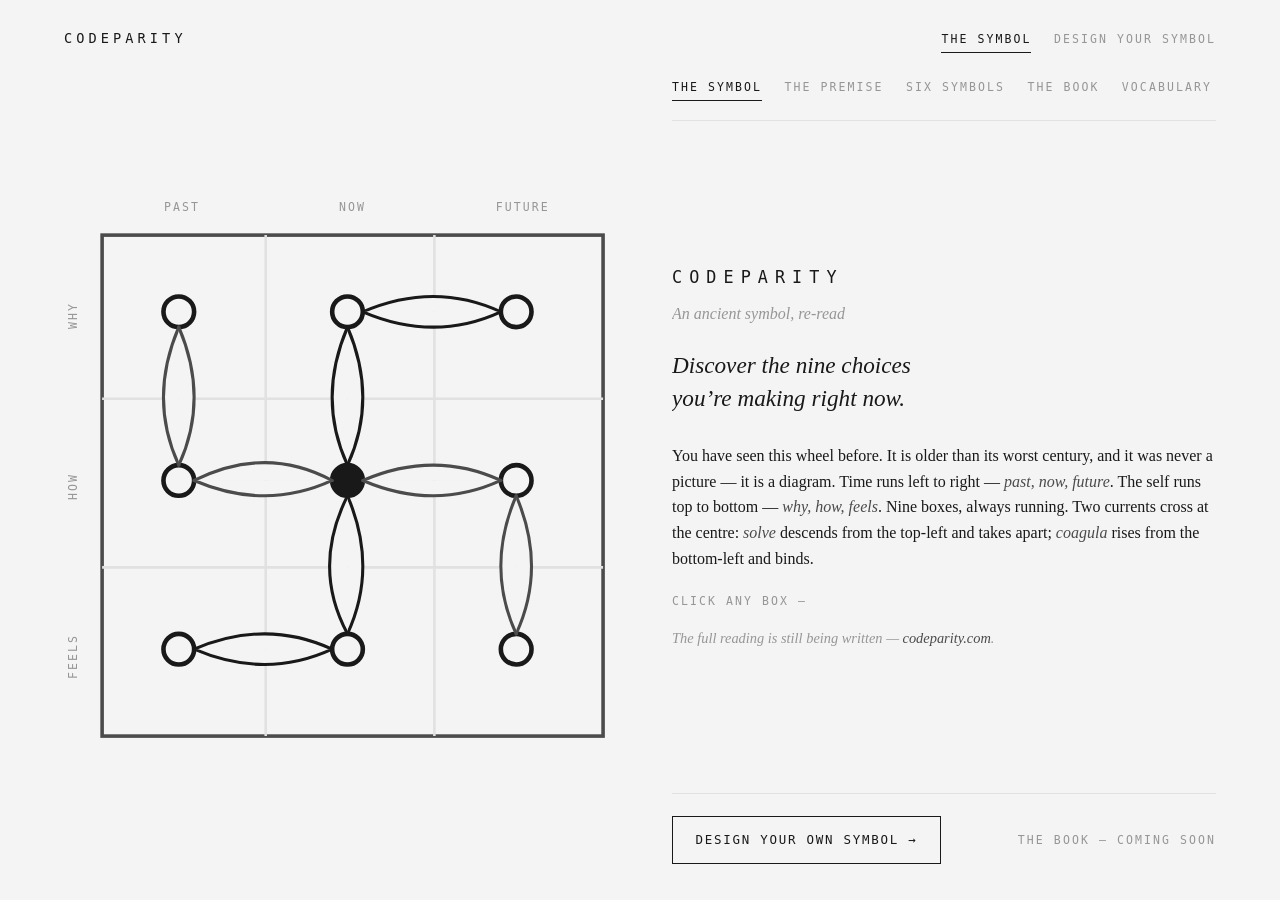
<file: index.html>
<!doctype html>
<html lang="en">
<head>
<meta charset="utf-8">
<meta name="viewport" content="width=device-width, initial-scale=1">
<!-- Google tag (gtag.js) -->
<script async src="https://www.googletagmanager.com/gtag/js?id=G-97T7PTBHP4"></script>
<script>
  window.dataLayer = window.dataLayer || [];
  function gtag(){dataLayer.push(arguments);}
  gtag('js', new Date());
  gtag('config', 'G-97T7PTBHP4');
</script>
<title>Codeparity — An Ancient Symbol, Re-read</title>
<meta name="description" content="An ancient symbol, re-read: three layers of self, three moments of time. Nine live choices, always running.">
<meta property="og:type" content="website">
<meta property="og:url" content="https://logos.codeparity.com/">
<meta property="og:title" content="Codeparity — an ancient symbol, re-read">
<meta property="og:description" content="Three layers of self, three moments of time. Nine live choices, always running. Older than its worst century.">
<meta property="og:image" content="https://logos.codeparity.com/og.png">
<meta property="og:image:width" content="1200">
<meta property="og:image:height" content="630">
<meta name="twitter:card" content="summary_large_image">
<link rel="icon" href="favicon.svg" type="image/svg+xml">
<link rel="icon" href="favicon.ico" sizes="48x48">
<link rel="apple-touch-icon" href="apple-touch-icon.png">
<link rel="manifest" href="site.webmanifest">
<meta name="theme-color" content="#f4f4f4">
<style>
  /* Grey ramp — codeparity_pallette.gpl */
  :root {
    --g10: #191919;  /* ink        */
    --g30: #4b4b4b;  /* line       */
    --g60: #969696;  /* quiet      */
    --g90: #e1e1e1;  /* structure  */
    --g95: #f4f4f4;  /* paper      */
  }

  * { margin: 0; padding: 0; box-sizing: border-box; }

  html, body { height: 100%; }
  body {
    background: var(--g95);
    color: var(--g10);
    font-family: Georgia, 'Times New Roman', serif;
    line-height: 1.6;
    -webkit-font-smoothing: antialiased;
    overflow: hidden;
    display: flex;
    flex-direction: column;
  }

  .mono {
    font-family: ui-monospace, 'Cascadia Mono', 'JetBrains Mono', Menlo, monospace;
    font-size: 0.72rem;
    letter-spacing: 0.18em;
    text-transform: uppercase;
    color: var(--g60);
  }

  /* ---------- site header ---------- */

  @view-transition { navigation: auto; }
  @media (prefers-reduced-motion: reduce) {
    ::view-transition-group(*),
    ::view-transition-old(*),
    ::view-transition-new(*) { animation: none !important; }
  }

  .site {
    width: 100%;
    max-width: 110rem;
    margin: 0 auto;
    padding: clamp(1.2rem, 3vh, 2rem) clamp(1.5rem, 5vw, 5.5rem) 0;
    display: flex;
    align-items: baseline;
    justify-content: space-between;
    gap: 0.4rem 1.5rem;
    flex-wrap: wrap;
    view-transition-name: site-header;
  }
  .site .brand {
    font-family: ui-monospace, Menlo, monospace;
    font-size: 0.85rem; letter-spacing: 0.3em; text-transform: uppercase;
    color: var(--g10);
    text-decoration: none;
  }
  .site-nav { display: flex; flex-wrap: wrap; gap: 0.4rem 1.4rem; }
  .site-nav a {
    font-family: ui-monospace, Menlo, monospace;
    font-size: 0.72rem; letter-spacing: 0.18em; text-transform: uppercase;
    color: var(--g60);
    text-decoration: none;
    padding: 0.2rem 0;
    border-bottom: 1px solid transparent;
  }
  .site-nav a:hover { color: var(--g10); }
  .site-nav a[aria-current="page"] { color: var(--g10); border-bottom-color: var(--g10); }

  /* ---------- the one screen ---------- */

  .screen {
    flex: 1;
    min-height: 0;
    width: 100%;
    display: grid;
    grid-template-columns: minmax(0, 1fr) minmax(0, 1fr);
    gap: clamp(2rem, 5vw, 6rem);
    padding: clamp(1rem, 2.5vh, 2.5rem) clamp(1.5rem, 5vw, 5.5rem) clamp(1.5rem, 4vh, 3.5rem);
    max-width: 110rem;
    margin: 0 auto;
  }

  /* ---------- left · the symbol ---------- */

  .symbol-side {
    align-self: center;
    justify-self: center;
    width: 100%;
    max-width: min(42rem, 82vh);
    display: grid;
    grid-template-columns: auto minmax(0, 1fr);
    grid-template-rows: auto minmax(0, 1fr);
    gap: 0.9rem;
  }
  .axis-top {
    grid-column: 2;
    display: grid; grid-template-columns: repeat(3, 1fr);
    text-align: center;
  }
  .axis-left {
    grid-row: 2;
    display: grid; grid-template-rows: repeat(3, 1fr);
    align-items: center;
  }
  .axis-left span { writing-mode: vertical-rl; transform: rotate(180deg); text-align: center; }

  .symbol-side svg { grid-column: 2; grid-row: 2; width: 100%; height: auto; display: block; }

  /* logo styling — geometry from logos.svg */
  .logo .frame  { stroke: var(--g90); stroke-width: 0.5; }
  .logo .cube   { fill: none; stroke: var(--g30); stroke-width: 0.7; }
  .logo .points { fill: var(--g95); stroke: var(--g10); stroke-width: 0.9; }
  .logo .flow    { stroke-width: 0.6; stroke-linecap: round; fill: var(--g95); } /* white fill — the flow occludes the layers beneath */
  .logo .coagula { stroke: var(--g10); } /* binds — rises bottom-left → top-right */
  .logo .solve   { stroke: var(--g30); } /* takes apart — descends top-left → bottom-right */
  .logo .neutral { fill: var(--g10); }
  .logo .points circle.lit { fill: var(--g10); }

  .logo .cells rect { fill: transparent; cursor: pointer; outline: none; }
  .logo .cells rect:hover,
  .logo .cells rect:focus-visible,
  .logo .cells rect.on { fill: var(--g90); mix-blend-mode: multiply; }

  /* the symbol assembles from the Neutral Now outward:
     centre point → inner arms → mid points → outer arms → corner points.
     .rev flips the draw direction on paths authored toward the centre. */
  @media (prefers-reduced-motion: no-preference) {
    .logo .flow path {
      stroke-dasharray: 34;
      stroke-dashoffset: 34;
      fill-opacity: 0;
      animation: draw 1.1s ease-out forwards, fill-in 0.6s ease-out forwards;
      animation-delay: 0.35s, 1.45s; /* the fill arrives once the arm is drawn */
    }
    .logo .flow path.rev { stroke-dashoffset: -34; }
    .logo .flow path.outer { animation-delay: 1.4s, 2.5s; }

    .logo .points circle { opacity: 0; animation: appear 0.4s ease-out forwards; }
    .logo .points .neutral { animation-delay: 0.05s; }
    .logo .points .mid    { animation-delay: 1.25s; }
    .logo .points .corner { animation-delay: 2.3s; }

    @keyframes draw    { to { stroke-dashoffset: 0; } }
    @keyframes fill-in { to { fill-opacity: 1; } }
    @keyframes appear  { to { opacity: 1; } }
  }

  /* ---------- right · the panel ---------- */

  .panel {
    display: flex;
    flex-direction: column;
    min-height: 0;
    max-width: 36rem;
  }

  .pnav {
    display: flex;
    flex-wrap: wrap;
    gap: 0.4rem 1.4rem;
    padding-bottom: 1.2rem;
    border-bottom: 1px solid var(--g90);
  }
  .pnav button {
    font: inherit;
    font-family: ui-monospace, Menlo, monospace;
    font-size: 0.72rem; letter-spacing: 0.18em; text-transform: uppercase;
    background: none; border: none; cursor: pointer;
    color: var(--g60);
    padding: 0.2rem 0;
    border-bottom: 1px solid transparent;
  }
  .pnav button:hover { color: var(--g10); }
  .pnav button.active { color: var(--g10); border-bottom-color: var(--g10); }

  .pbody {
    flex: 1;
    min-height: 0;
    overflow-y: auto;
    scrollbar-width: none;
    padding: 2rem 0;
    opacity: 1;
    transition: opacity 0.16s ease-out;
    display: flex; flex-direction: column; justify-content: center;
  }
  .pbody::-webkit-scrollbar { display: none; }
  .pbody.fade { opacity: 0; }
  .pbody > .inner { margin: auto 0; }

  .pbody h1 {
    font-weight: normal;
    font-size: 1.05rem;
    font-family: ui-monospace, Menlo, monospace;
    letter-spacing: 0.42em; text-transform: uppercase;
  }
  .pbody h2 { font-weight: normal; font-size: 1.35rem; margin: 0.5rem 0 1.2rem; }
  .pbody .sub { color: var(--g60); font-style: italic; margin-top: 0.6rem; }
  .pbody p + p { margin-top: 1em; }
  .pbody em { color: var(--g30); }

  .thesis { margin: 1.8rem 0; font-size: 1.45rem; font-style: italic; line-height: 1.4; }

  .kicker { display: block; margin-bottom: 0.4rem; }
  .ask { margin-top: 1.8rem; }
  .prompt { font-size: 1.25rem; font-style: italic; line-height: 1.45; margin-top: 0.5rem; }

  .booklink { color: inherit; }
  .booklink:hover { color: var(--g30); }

  .chapter { margin-top: 1.8rem; color: var(--g60); font-size: 0.9rem; font-style: italic; }
  .chapter a { color: var(--g30); }

  dl.list dt {
    font-family: ui-monospace, Menlo, monospace;
    font-size: 0.78rem; letter-spacing: 0.14em; text-transform: uppercase;
    margin-top: 1.3rem;
  }
  dl.list dd { color: var(--g30); margin-top: 0.15rem; }
  dl.gloss dt { font-family: inherit; font-style: italic; font-size: 1rem;
    letter-spacing: 0; text-transform: none; margin-top: 1.1rem; }

  ol.parts { list-style: none; }
  ol.parts li { padding: 0.55rem 0; border-bottom: 1px solid var(--g90); display: flex; gap: 1.2rem; align-items: baseline; }
  ol.parts .n { font-family: ui-monospace, Menlo, monospace; font-size: 0.72rem; color: var(--g60); }
  ol.parts .chapters { display: block; color: var(--g60); font-size: 0.85rem; font-style: italic; }

  /* ---------- panel foot ---------- */

  .pfoot {
    padding-top: 1.4rem;
    border-top: 1px solid var(--g90);
    display: flex;
    align-items: center;
    justify-content: space-between;
    gap: 1.5rem;
    flex-wrap: wrap;
  }
  .design-btn {
    color: var(--g10);
    font-family: ui-monospace, Menlo, monospace;
    font-size: 0.78rem; letter-spacing: 0.14em; text-transform: uppercase;
    text-decoration: none;
    border: 1px solid var(--g10);
    padding: 0.8rem 1.4rem;
    transition: background 0.25s, color 0.25s;
  }
  .design-btn:hover { background: var(--g10); color: var(--g95); }
  .pfoot .book {
    font-family: ui-monospace, Menlo, monospace;
    font-size: 0.72rem; letter-spacing: 0.18em; text-transform: uppercase;
    color: var(--g60); text-decoration: none;
  }
  .pfoot .book:hover { color: var(--g10); }

  /* ---------- small screens: allow scroll ---------- */

  @media (max-width: 880px) {
    body { overflow: auto; }
    .screen {
      height: auto;
      grid-template-columns: 1fr;
      gap: 2.5rem;
    }
    .symbol-side { max-width: 30rem; }
    .pbody { overflow: visible; }
  }
</style>
</head>
<body>

<header class="site">
  <a class="brand" href="https://logos.codeparity.com/">Codeparity</a>
  <nav class="site-nav" aria-label="Site">
    <a href="index.html" aria-current="page">the symbol</a>
    <a href="design.html">design your symbol</a>
  </nav>
</header>

<div class="screen">

  <!-- ============ left · the symbol ============ -->
  <div class="symbol-side">
    <div class="axis-top mono"><span>past</span><span>now</span><span>future</span></div>
    <div class="axis-left mono"><span>why</span><span>how</span><span>feels</span></div>

    <svg class="logo" viewBox="0 0 100 100" role="group"
         aria-label="The Codeparity grid: nine clickable boxes — three layers of self by three moments of time">
      <rect class="cube" width="98" height="98" x="1" y="1"/>
      <g class="frame">
        <line x1="99" y1="33" x2="1" y2="33"/>
        <line x1="99" y1="66" x2="1" y2="66"/>
        <line x1="33" y1="1" x2="33" y2="99"/>
        <line x1="66" y1="1" x2="66" y2="99"/>
      </g>
      <g class="points">
        <circle class="corner" cx="16" cy="16" r="3"/>
        <circle class="mid" cx="49" cy="16" r="3"/>
        <circle class="corner" cx="82" cy="16" r="3"/>
        <circle class="mid" cx="16" cy="49" r="3"/>
        <circle class="neutral" cx="49" cy="49" r="3"/>
        <circle class="mid" cx="82" cy="49" r="3"/>
        <circle class="corner" cx="16" cy="82" r="3"/>
        <circle class="mid" cx="49" cy="82" r="3"/>
        <circle class="corner" cx="82" cy="82" r="3"/>
      </g>
      <!-- the flow layer sits above the rest -->
      <!-- solve — the main diagonal: top-left → left-mid → centre → right-mid → bottom-right -->
      <g class="flow solve">
        <path class="outer rev" d="M 16 19 Q 10 33 16 46"/>
        <path class="outer rev" d="M 16 19 Q 22 33 16 46"/>
        <path class="inner rev" d="M 19 49 Q 33 55 46 49"/>
        <path class="inner rev" d="M 19 49 Q 33 42 46 49"/>
        <path class="inner" d="M 52 49 Q 66 43 79 49"/>
        <path class="inner" d="M 52 49 Q 66 55 79 49"/>
        <path class="outer" d="M 82 52 Q 88 66 82 79"/>
        <path class="outer" d="M 82 52 Q 76 66 82 79"/>
      </g>
      <!-- coagula — the counter-diagonal: bottom-left → bottom-mid → centre → top-mid → top-right -->
      <g class="flow coagula">
        <path class="outer rev" d="M 19 82 Q 33 88 46 82"/>
        <path class="outer rev" d="M 19 82 Q 33 76 46 82"/>
        <path class="inner" d="M 49 52 Q 55 66 49 79"/>
        <path class="inner" d="M 49 52 Q 42 66 49 79"/>
        <path class="inner" d="M 49 46 Q 43 33 49 19"/>
        <path class="inner" d="M 49 46 Q 55 33 49 19"/>
        <path class="outer" d="M 52 16 Q 66 10 79 16"/>
        <path class="outer" d="M 52 16 Q 66 22 79 16"/>
      </g>
      <g class="cells">
        <rect data-cell="why-past"     x="1"  y="1"  width="32" height="32"/>
        <rect data-cell="why-now"      x="33" y="1"  width="33" height="32"/>
        <rect data-cell="why-future"   x="66" y="1"  width="33" height="32"/>
        <rect data-cell="how-past"     x="1"  y="33" width="32" height="33"/>
        <rect data-cell="how-now"      x="33" y="33" width="33" height="33"/>
        <rect data-cell="how-future"   x="66" y="33" width="33" height="33"/>
        <rect data-cell="feels-past"   x="1"  y="66" width="32" height="33"/>
        <rect data-cell="feels-now"    x="33" y="66" width="33" height="33"/>
        <rect data-cell="feels-future" x="66" y="66" width="33" height="33"/>
      </g>
    </svg>
  </div>

  <!-- ============ right · the panel ============ -->
  <div class="panel">
    <nav class="pnav" aria-label="Sections">
      <button data-view="home" class="active">the symbol</button>
      <button data-view="premise">the premise</button>
      <button data-view="symbols">six symbols</button>
      <button data-view="book">the book</button>
      <button data-view="vocab">vocabulary</button>
    </nav>

    <div class="pbody" id="pbody"></div>

    <div class="pfoot">
      <a class="design-btn" href="design.html">Design your own symbol &rarr;</a>
      <span class="book">the book &mdash; coming soon</span>
    </div>
  </div>

</div>

<script>
'use strict';

const BOOK = '<em>codeparity.com</em>';

/* ---------------- panel views ---------------- */

const VIEWS = {
  home: `
    <h1>Codeparity</h1>
    <p class="sub">An ancient symbol, re-read</p>
    <p class="thesis">Discover the nine choices<br>you&rsquo;re making right now.</p>
    <p>You have seen this wheel before. It is older than its worst
       century, and it was never a picture &mdash; it is a diagram.
       Time runs left to right &mdash; <em>past, now, future</em>.
       The self runs top to bottom &mdash; <em>why, how, feels</em>.
       Nine boxes, always running. Two currents cross at the centre:
       <em>solve</em> descends from the top-left and takes apart;
       <em>coagula</em> rises from the bottom-left and binds.</p>
    <p><span class="mono">click any box &mdash;</span></p>
    <p class="chapter">The full reading is still being written &mdash; ${BOOK}.</p>`,

  premise: `
    <span class="mono kicker">the premise</span>
    <h2>Parity, not happiness</h2>
    <p>A religion is just a system that tells you what to do with your
       time, and why. This one says so upfront.</p>
    <p>The goal is not happiness &mdash; dopamine, a moving target. The
       goal is <em>parity</em>: balance with your environment. You are
       born in debt to <em>habitus</em>, the code you did not write. The
       practice is debugging that inheritance, one live choice at a time.</p>
    <p><em>&ldquo;I didn&rsquo;t set out to found a religion. I set out to fix a bug
       in my own head. The fix turned out to be general-purpose enough to
       run on anyone.&rdquo;</em></p>
    <p class="chapter">The whole diagnosis lives in the book &mdash; coming soon at ${BOOK}.</p>`,

  symbols: `
    <span class="mono kicker">how to read it</span>
    <h2>Six symbols. Everything else is commentary.</h2>
    <dl class="list">
      <dt>The Grid</dt>
      <dd>Three layers of self &times; three moments of time. Nine live choices, always running.</dd>
      <dt>The Torus</dt>
      <dd>The grid, breathing. The Neutral Now sits at its still centre.</dd>
      <dt>0 and 1</dt>
      <dd>Not a fraction &mdash; a relationship. 0 the undivided source, 1 the first &ldquo;me.&rdquo;</dd>
      <dt>Saturn &middot; Earth &middot; Sun &middot; God</dt>
      <dd>Four stacked fathers. The last one settles the ledger.</dd>
      <dt>The Dog</dt>
      <dd>A literal street dog. Layer 0, run honestly.</dd>
      <dt>Death, the last debug</dt>
      <dd>The last commit. Whatever was running when the terminal closed is what got saved.</dd>
    </dl>`,

  book: `
    <span class="mono kicker">the book</span>
    <h2>Sixteen chapters, five parts</h2>
    <ol class="parts">
      <li><span class="n">01</span><span>Symbols
        <span class="chapters">how to read this book</span></span></li>
      <li><span class="n">02</span><span>The Diagnosis
        <span class="chapters">happiness is the wrong question &middot; habitus &middot; the duality trap</span></span></li>
      <li><span class="n">03</span><span>The Method
        <span class="chapters">the grid &middot; zero and one &middot; karma and karm &middot; the layering of god &middot; the torus &middot; the dog</span></span></li>
      <li><span class="n">04</span><span>The Practice
        <span class="chapters">becoming 0 &middot; the emotion wheel &middot; reclaiming the neutral now &middot; nodes and signal &middot; timing and collapse</span></span></li>
      <li><span class="n">05</span><span>Death and Closing
        <span class="chapters">death, the last debug &middot; nine choices, four fathers, one ledger</span></span></li>
    </ol>
    <p class="chapter">In the works &mdash; coming soon at ${BOOK}.</p>`,

  vocab: `
    <span class="mono kicker">vocabulary</span>
    <h2>Kept as-is, edges on</h2>
    <dl class="list gloss">
      <dt>habitus</dt>
      <dd>The pre-set inputs you&rsquo;re born into; the code you didn&rsquo;t write.</dd>
      <dt>karm / karma / dharma</dt>
      <dd>An action; its abstract result; purpose chosen on purpose.</dd>
      <dt>neutral now</dt>
      <dd>The one live box; where soul is lost to ego or reclaimed by attention.</dd>
      <dt>solve &middot; coagula</dt>
      <dd>The wheel&rsquo;s two currents, crossing at the centre.
          <em>Solve</em> descends from the top-left and takes apart;
          <em>coagula</em> rises from the bottom-left and binds.</dd>
      <dt>baldies</dt>
      <dd>Running the Middle-Class Algorithm flawlessly, without noticing it&rsquo;s an algorithm.</dd>
      <dt>sigma</dt>
      <dd>The archetype who breaks the loop.</dd>
      <dt>matrix 6 / 6G</dt>
      <dd>Engineered for the <em>feeling</em> of choice rather than its removal.</dd>
    </dl>`,
};

/* ---------------- the nine boxes ---------------- */

const CELLS = {
  'why-past': {
    name: 'why · past', title: 'the reason you inherited',
    body: `Habitus. The why that was installed before you could ask
           questions &mdash; family, class, the algorithm around you. It
           feels like conviction because it compiled long ago.`,
    ask: 'Whose reason are you running right now — yours, or one you were handed?',
    ch: 'Habitus' },
  'why-now': {
    name: 'why · now', title: 'purpose chosen on purpose',
    body: `Dharma. Not a mission statement &mdash; a why you could say out
           loud today without flinching. The only why that counts is one
           chosen while the box is live.`,
    ask: 'Say why you’re doing this, out loud. Does the sentence survive?',
    ch: 'Karma and Karm' },
  'why-future': {
    name: 'why · future', title: 'the reason you rehearse',
    body: `The imagined justification. A why that lives in tomorrow is a
           debt note: it spends today defending a self that does not
           exist yet.`,
    ask: 'How much of today went to defending a tomorrow that never asked?',
    ch: 'Happiness Is the Wrong Question' },
  'how-past': {
    name: 'how · past', title: 'the way it was done to you',
    body: `Method is inherited harder than opinion. You cook, argue,
           apologise and avoid the way it was done around you &mdash; code
           you didn&rsquo;t write, still running.`,
    ask: 'Which of your habits is actually someone else’s?',
    ch: 'Habitus' },
  'how-now': {
    name: 'how · now', title: 'the Neutral Now — the one live box',
    body: `The fulcrum. Eight boxes are stories; this is the only one
           where anything can actually be done. Here soul is lost to ego,
           or reclaimed by attention.`,
    ask: 'You are reading this from the one live box. What else is running in it?',
    ch: 'Reclaiming the Neutral Now' },
  'how-future': {
    name: 'how · future', title: 'the plan standing in for the act',
    body: `Planning feels like motion because it borrows the reward
           before the work. A plan is a promissory note the Now has to
           pay.`,
    ask: 'What is the smallest piece you could do before this feeling fades?',
    ch: 'Timing and Collapse' },
  'feels-past': {
    name: 'feels · past', title: 'feeling replayed',
    body: `Nostalgia and regret are the same tape at different speeds. A
           replayed feeling arrives pre-narrated &mdash; the story is
           already attached.`,
    ask: 'Is this feeling arriving, or being replayed?',
    ch: 'The Emotion Wheel' },
  'feels-now': {
    name: 'feels · now', title: 'feeling without a story on top',
    body: `Layer 0, run honestly &mdash; what the dog does. A feeling met
           in the now needs no defence, no narrator, no verdict. Ten
           seconds of it is practice.`,
    ask: 'Can you hold it for ten seconds without narrating it?',
    ch: 'The Dog' },
  'feels-future': {
    name: 'feels · future', title: 'feeling borrowed from tomorrow',
    body: `Anxiety is interest paid on a loan you may never take out. The
           body pays now for a scene that exists only as rehearsal.`,
    ask: 'How does your body feel right now, minus tomorrow?',
    ch: 'Becoming 0' },
};

function cellHTML(c) {
  return `
    <span class="mono kicker">${c.name}</span>
    <h2>${c.title}</h2>
    <p>${c.body}</p>
    <p class="mono ask">ask yourself</p>
    <p class="prompt">${c.ask}</p>
    <p class="chapter">Unpacked in <em>${c.ch}</em> &mdash; a chapter of the book, coming soon.</p>`;
}

/* ---------------- wiring ---------------- */

const pbody = document.getElementById('pbody');
const navBtns = document.querySelectorAll('.pnav button');
const cellRects = document.querySelectorAll('.cells rect');
const circles = document.querySelectorAll('.logo .points circle');
const CIRCLE_OF = ['why-past','why-now','why-future','how-past','how-now',
                   'how-future','feels-past','feels-now','feels-future'];
let activeCell = null;

function setPanel(html) {
  pbody.classList.add('fade');
  setTimeout(() => {
    pbody.innerHTML = '<div class="inner">' + html + '</div>';
    pbody.scrollTop = 0;
    pbody.classList.remove('fade');
  }, 160);
}

function clearCell() {
  activeCell = null;
  cellRects.forEach(r => r.classList.remove('on'));
  circles.forEach(c => c.classList.remove('lit'));
}

function setNav(view) {
  navBtns.forEach(b => b.classList.toggle('active', b.dataset.view === view));
}

function showView(view) {
  clearCell();
  setNav(view);
  setPanel(VIEWS[view]);
}

function showCell(key) {
  if (activeCell === key) { showView('home'); return; }
  clearCell();
  setNav(null);
  activeCell = key;
  document.querySelector(`.cells rect[data-cell="${key}"]`).classList.add('on');
  circles[CIRCLE_OF.indexOf(key)].classList.add('lit');
  setPanel(cellHTML(CELLS[key]));
}

navBtns.forEach(b => b.addEventListener('click', () => showView(b.dataset.view)));

cellRects.forEach(r => {
  r.setAttribute('tabindex', '0');
  r.setAttribute('role', 'button');
  r.setAttribute('aria-label', CELLS[r.dataset.cell].name + ' — ' + CELLS[r.dataset.cell].title);
  r.addEventListener('click', () => showCell(r.dataset.cell));
  r.addEventListener('keydown', e => {
    if (e.key === 'Enter' || e.key === ' ') { e.preventDefault(); showCell(r.dataset.cell); }
  });
});

// deep links: #book, #premise, #why-past, #feels-now, …
const hash = location.hash.slice(1);
if (CELLS[hash]) {
  activeCell = hash;
  setNav(null);
  document.querySelector(`.cells rect[data-cell="${hash}"]`).classList.add('on');
  circles[CIRCLE_OF.indexOf(hash)].classList.add('lit');
  pbody.innerHTML = '<div class="inner">' + cellHTML(CELLS[hash]) + '</div>';
} else {
  const view = VIEWS[hash] ? hash : 'home';
  setNav(view);
  pbody.innerHTML = '<div class="inner">' + VIEWS[view] + '</div>';
}
</script>
<script>
'use strict';
/* animated favicon — replays the symbol's draw in the tab icon once per
   visit, then settles on the finished mark. Firefox animates favicon.svg
   natively; this covers browsers that only take static favicons. */
(function () {
  if (matchMedia('(prefers-reduced-motion: reduce)').matches) return;
  const cnv = document.createElement('canvas');
  cnv.width = cnv.height = 64;
  const ctx = cnv.getContext('2d');
  if (!ctx) return;

  const L = 34, ARM_DUR = 1100, PT_DUR = 400, END = 2950;
  // [path, delay, rev] — rev draws toward the centre's far end, as on the page
  const SOLVE = [
    ['M 16 19 Q 10 33 16 46', 1400, 1], ['M 16 19 Q 22 33 16 46', 1400, 1],
    ['M 19 49 Q 33 55 46 49', 350, 1],  ['M 19 49 Q 33 42 46 49', 350, 1],
    ['M 52 49 Q 66 43 79 49', 350, 0],  ['M 52 49 Q 66 55 79 49', 350, 0],
    ['M 82 52 Q 88 66 82 79', 1400, 0], ['M 82 52 Q 76 66 82 79', 1400, 0],
  ];
  const COAGULA = [
    ['M 19 82 Q 33 88 46 82', 1400, 1], ['M 19 82 Q 33 76 46 82', 1400, 1],
    ['M 49 52 Q 55 66 49 79', 350, 0],  ['M 49 52 Q 42 66 49 79', 350, 0],
    ['M 49 46 Q 43 33 49 19', 350, 0],  ['M 49 46 Q 55 33 49 19', 350, 0],
    ['M 52 16 Q 66 10 79 16', 1400, 0], ['M 52 16 Q 66 22 79 16', 1400, 0],
  ];
  const ARMS = SOLVE.map(([d, t0, rev]) => ({ p: new Path2D(d), t0, rev, c: '#4b4b4b' }))
    .concat(COAGULA.map(([d, t0, rev]) => ({ p: new Path2D(d), t0, rev, c: '#191919' })));
  // [x, y, delay]
  const PTS = [
    [49, 49, 50],
    [49, 16, 1250], [16, 49, 1250], [82, 49, 1250], [49, 82, 1250],
    [16, 16, 2300], [82, 16, 2300], [16, 82, 2300], [82, 82, 2300],
  ];

  const link = document.createElement('link');
  link.rel = 'icon';
  document.head.appendChild(link);

  const ease = p => 1 - Math.pow(1 - p, 3);
  const clamp = v => Math.max(0, Math.min(1, v));

  function paint(t) {
    ctx.setTransform(0.64, 0, 0, 0.64, 0, 0);
    ctx.fillStyle = '#f4f4f4';
    ctx.fillRect(0, 0, 100, 100);
    ctx.strokeStyle = '#e1e1e1'; ctx.lineWidth = 1.4;
    ctx.beginPath();
    ctx.moveTo(1, 33); ctx.lineTo(99, 33); ctx.moveTo(1, 66); ctx.lineTo(99, 66);
    ctx.moveTo(33, 1); ctx.lineTo(33, 99); ctx.moveTo(66, 1); ctx.lineTo(66, 99);
    ctx.stroke();
    ctx.strokeStyle = '#4b4b4b'; ctx.lineWidth = 2;
    ctx.strokeRect(2.5, 2.5, 95, 95);

    ctx.lineCap = 'round'; ctx.lineWidth = 2.4;
    for (const [x, y, t0] of PTS) {
      const a = ease(clamp((t - t0) / PT_DUR));
      if (a <= 0) continue;
      ctx.globalAlpha = a;
      const neutral = x === 49 && y === 49;
      ctx.beginPath();
      ctx.arc(x, y, 4.5, 0, 2 * Math.PI);
      ctx.fillStyle = neutral ? '#191919' : '#f4f4f4';
      ctx.fill();
      ctx.strokeStyle = '#191919';
      ctx.stroke();
      ctx.globalAlpha = 1;
    }

    // the flow layer sits above the points; the white fill arrives after the draw
    for (const a of ARMS) {
      const e = ease(clamp((t - a.t0) / ARM_DUR));
      if (e <= 0) continue;
      const f = ease(clamp((t - a.t0 - ARM_DUR) / PT_DUR));
      if (f > 0) {
        ctx.fillStyle = '#f4f4f4';
        ctx.globalAlpha = f;
        ctx.fill(a.p);
        ctx.globalAlpha = 1;
      }
      ctx.strokeStyle = a.c;
      if (a.rev) { ctx.setLineDash([L, L]); ctx.lineDashOffset = L + e * L; }
      else { ctx.setLineDash([e * L, 2 * L]); ctx.lineDashOffset = 0; }
      ctx.stroke(a.p);
      ctx.setLineDash([]);
    }
    link.href = cnv.toDataURL('image/png');
  }

  const start = performance.now();
  (function tick() {
    const t = performance.now() - start;
    paint(Math.min(t, END));
    if (t < END) setTimeout(tick, 100);
  })();
})();
</script>
</body>
</html>
</file>
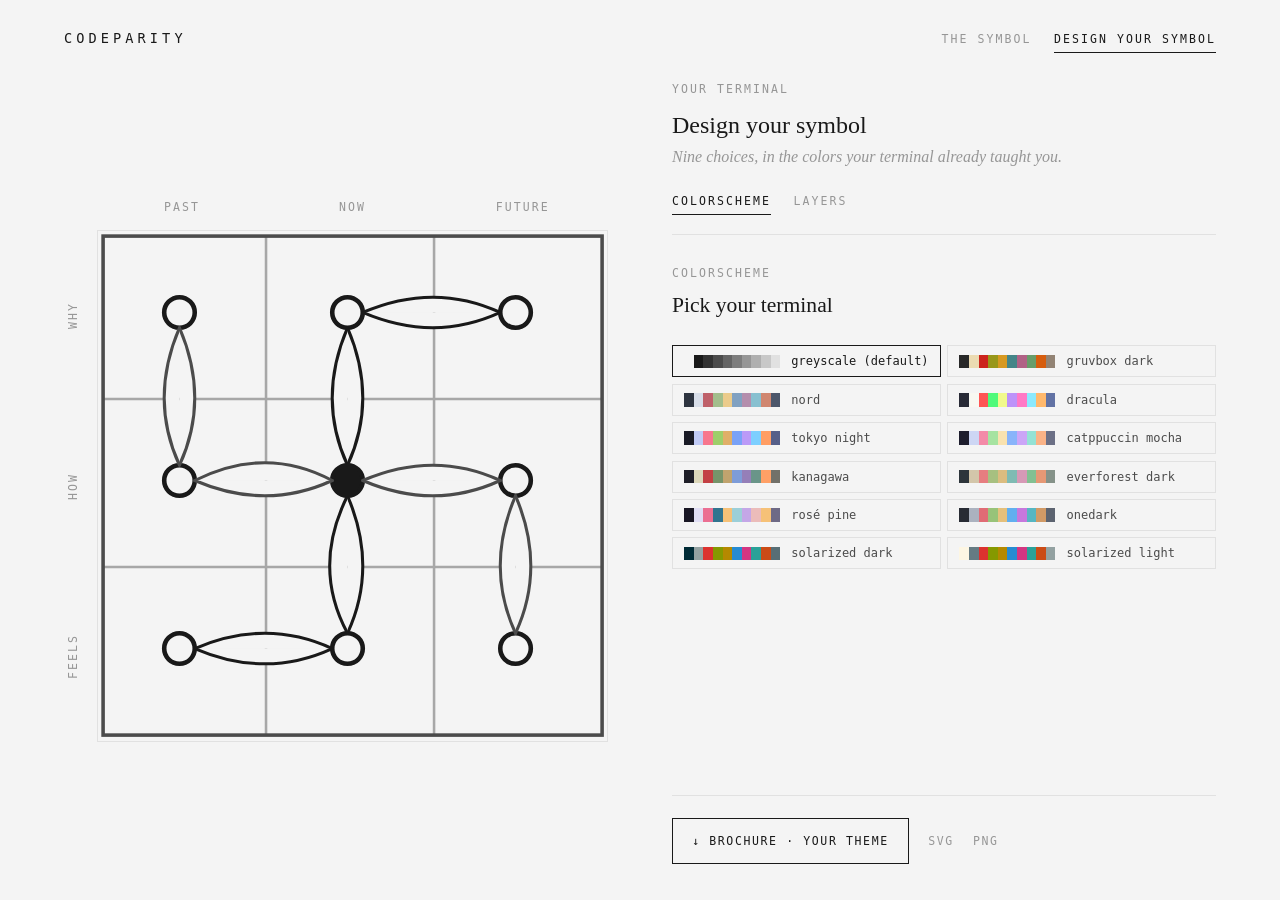
<file: design.html>
<!doctype html>
<html lang="en">
<head>
<meta charset="utf-8">
<meta name="viewport" content="width=device-width, initial-scale=1">
<!-- Google tag (gtag.js) -->
<script async src="https://www.googletagmanager.com/gtag/js?id=G-97T7PTBHP4"></script>
<script>
  window.dataLayer = window.dataLayer || [];
  function gtag(){dataLayer.push(arguments);}
  gtag('js', new Date());
  gtag('config', 'G-97T7PTBHP4');
</script>
<title>Design your symbol — Codeparity</title>
<meta name="description" content="The ancient grid, in the colors your terminal already taught you. Take the symbol with you.">
<meta property="og:type" content="website">
<meta property="og:url" content="https://logos.codeparity.com/design.html">
<meta property="og:title" content="Design your symbol — Codeparity">
<meta property="og:description" content="The ancient grid, in the colors your terminal already taught you. Take the symbol with you.">
<meta property="og:image" content="https://logos.codeparity.com/og.png">
<meta property="og:image:width" content="1200">
<meta property="og:image:height" content="630">
<meta name="twitter:card" content="summary_large_image">
<link rel="icon" href="favicon.svg" type="image/svg+xml">
<link rel="icon" href="favicon.ico" sizes="48x48">
<link rel="apple-touch-icon" href="apple-touch-icon.png">
<link rel="manifest" href="site.webmanifest">
<meta name="theme-color" content="#f4f4f4">
<style>
  /* Grey ramp — codeparity_pallette.gpl */
  :root {
    --g10: #191919;
    --g30: #4b4b4b;
    --g60: #969696;
    --g90: #e1e1e1;
    --g95: #f4f4f4;
  }

  * { margin: 0; padding: 0; box-sizing: border-box; }

  html, body { height: 100%; }
  body {
    background: var(--g95);
    color: var(--g10);
    font-family: Georgia, 'Times New Roman', serif;
    line-height: 1.6;
    -webkit-font-smoothing: antialiased;
    overflow: hidden;
    display: flex;
    flex-direction: column;
  }

  .mono {
    font-family: ui-monospace, 'Cascadia Mono', 'JetBrains Mono', Menlo, monospace;
    font-size: 0.72rem;
    letter-spacing: 0.18em;
    text-transform: uppercase;
    color: var(--g60);
  }

  /* ---------- site header ---------- */

  @view-transition { navigation: auto; }
  @media (prefers-reduced-motion: reduce) {
    ::view-transition-group(*),
    ::view-transition-old(*),
    ::view-transition-new(*) { animation: none !important; }
  }

  .site {
    width: 100%;
    max-width: 110rem;
    margin: 0 auto;
    padding: clamp(1.2rem, 3vh, 2rem) clamp(1.5rem, 5vw, 5.5rem) 0;
    display: flex;
    align-items: baseline;
    justify-content: space-between;
    gap: 0.4rem 1.5rem;
    flex-wrap: wrap;
    view-transition-name: site-header;
  }
  .site .brand {
    font-family: ui-monospace, Menlo, monospace;
    font-size: 0.85rem; letter-spacing: 0.3em; text-transform: uppercase;
    color: var(--g10);
    text-decoration: none;
  }
  .site-nav { display: flex; flex-wrap: wrap; gap: 0.4rem 1.4rem; }
  .site-nav a {
    font-family: ui-monospace, Menlo, monospace;
    font-size: 0.72rem; letter-spacing: 0.18em; text-transform: uppercase;
    color: var(--g60);
    text-decoration: none;
    padding: 0.2rem 0;
    border-bottom: 1px solid transparent;
  }
  .site-nav a:hover { color: var(--g10); }
  .site-nav a[aria-current="page"] { color: var(--g10); border-bottom-color: var(--g10); }

  /* ---------- the one screen ---------- */

  .screen {
    flex: 1;
    min-height: 0;
    width: 100%;
    display: grid;
    grid-template-columns: minmax(0, 1fr) minmax(0, 1fr);
    gap: clamp(2rem, 5vw, 6rem);
    padding: clamp(1rem, 2.5vh, 2.5rem) clamp(1.5rem, 5vw, 5.5rem) clamp(1.5rem, 4vh, 3.5rem);
    max-width: 110rem;
    margin: 0 auto;
  }

  /* ---------- left · the preview ---------- */

  .symbol-side {
    align-self: center;
    justify-self: center;
    width: 100%;
    max-width: min(42rem, 82vh);
    display: grid;
    grid-template-columns: auto minmax(0, 1fr);
    grid-template-rows: auto minmax(0, 1fr);
    gap: 0.9rem;
  }
  .axis-top {
    grid-column: 2;
    display: grid; grid-template-columns: repeat(3, 1fr);
    text-align: center;
  }
  .axis-left {
    grid-row: 2;
    display: grid; grid-template-rows: repeat(3, 1fr);
    align-items: center;
  }
  .axis-left span { writing-mode: vertical-rl; transform: rotate(180deg); text-align: center; }

  .preview {
    grid-column: 2; grid-row: 2;
    border: 1px solid var(--g90);
    aspect-ratio: 1;
  }
  .preview svg { width: 100%; height: 100%; display: block; }

  /* picking a scheme re-assembles the symbol with the home page's
     choreography: centre point → inner arms → mid points → outer arms
     → corner points. Layer tweaks repaint without replaying. */
  @media (prefers-reduced-motion: no-preference) {
    .preview svg.draw .flow path {
      stroke-dasharray: 34;
      stroke-dashoffset: 34;
      fill-opacity: 0;
      animation: draw 1.1s ease-out forwards, fill-in 0.6s ease-out forwards;
      animation-delay: 0.35s, 1.45s; /* the fill arrives once the arm is drawn */
    }
    .preview svg.draw .flow path.rev { stroke-dashoffset: -34; }
    .preview svg.draw .flow path.outer { animation-delay: 1.4s, 2.5s; }

    .preview svg.draw circle { opacity: 0; animation: appear 0.4s ease-out forwards; }
    .preview svg.draw circle.neutral { animation-delay: 0.05s; }
    .preview svg.draw circle.mid    { animation-delay: 1.25s; }
    .preview svg.draw circle.corner { animation-delay: 2.3s; }

    @keyframes draw    { to { stroke-dashoffset: 0; } }
    @keyframes fill-in { to { fill-opacity: 1; } }
    @keyframes appear  { to { opacity: 1; } }
  }

  /* ---------- right · the panel ---------- */

  .panel {
    display: flex;
    flex-direction: column;
    min-height: 0;
    max-width: 36rem;
  }

  .phead { padding-bottom: 1.2rem; }
  .phead h1 { font-weight: normal; font-size: 1.5rem; margin-top: 0.3rem; }
  .phead .sub { color: var(--g60); font-style: italic; }

  .pnav {
    display: flex;
    flex-wrap: wrap;
    gap: 0.4rem 1.4rem;
    padding-bottom: 1.2rem;
    border-bottom: 1px solid var(--g90);
  }
  .pnav button {
    font: inherit;
    font-family: ui-monospace, Menlo, monospace;
    font-size: 0.72rem; letter-spacing: 0.18em; text-transform: uppercase;
    background: none; border: none; cursor: pointer;
    color: var(--g60);
    padding: 0.2rem 0;
    border-bottom: 1px solid transparent;
  }
  .pnav button:hover { color: var(--g10); }
  .pnav button.active { color: var(--g10); border-bottom-color: var(--g10); }

  .pbody {
    flex: 1;
    min-height: 0;
    overflow-y: auto;
    scrollbar-width: none;
    padding: 1.8rem 0;
    opacity: 1;
    transition: opacity 0.16s ease-out;
  }
  .pbody::-webkit-scrollbar { display: none; }
  .pbody.fade { opacity: 0; }

  .pbody h2 { font-weight: normal; font-size: 1.35rem; margin: 0.4rem 0 1.4rem; }
  .kicker { display: block; }

  /* schemes */
  .schemes {
    display: grid;
    grid-template-columns: repeat(auto-fill, minmax(13.5rem, 1fr));
    gap: 0.4rem;
  }
  .scheme {
    display: flex; align-items: center; gap: 0.7rem;
    border: 1px solid var(--g90);
    background: none;
    padding: 0.5rem 0.7rem;
    cursor: pointer;
    font-family: ui-monospace, Menlo, monospace;
    font-size: 0.75rem;
    color: var(--g30);
    text-align: left;
  }
  .scheme:hover { border-color: var(--g60); }
  .scheme.active { border-color: var(--g10); color: var(--g10); }
  .scheme .strip { display: flex; flex: none; }
  .scheme .strip i { width: 0.6rem; height: 0.85rem; display: block; }

  /* layers */
  .layers { display: flex; flex-direction: column; gap: 1.1rem; }
  .layer .name {
    font-family: ui-monospace, Menlo, monospace;
    font-size: 0.72rem; letter-spacing: 0.1em; text-transform: uppercase;
    color: var(--g30);
    margin-bottom: 0.35rem;
    display: flex; align-items: center; gap: 0.5rem;
  }
  .layer .name i {
    width: 0.85rem; height: 0.85rem; display: inline-block;
    border: 1px solid var(--g60);
  }
  .layer .swatches { display: flex; flex-wrap: wrap; gap: 0.3rem; align-items: center; }
  .swatch {
    width: 1.35rem; height: 1.35rem;
    border: 1px solid var(--g90);
    padding: 0; cursor: pointer;
  }
  .swatch:hover { border-color: var(--g30); }
  .swatch.on { outline: 2px solid var(--g10); outline-offset: 1px; border-color: var(--g95); }

  /* fill options: none and the patterns (also worn by the layer chip) */
  .px-none {
    background: linear-gradient(to top left,
      transparent 45%, var(--g60) 45%, var(--g60) 55%, transparent 55%) var(--g95);
  }
  .swatch.pat { background: var(--g95); }
  .swatch.pat svg, .layer .name i svg { display: block; width: 100%; height: 100%; }

  .layer input[type="color"] {
    width: 1.35rem; height: 1.35rem;
    border: 1px dashed var(--g60); background: none;
    padding: 0; cursor: pointer;
  }

  /* ---------- panel foot ---------- */

  .pfoot {
    padding-top: 1.4rem;
    border-top: 1px solid var(--g90);
    display: flex;
    align-items: center;
    justify-content: space-between;
    gap: 1rem 1.5rem;
    flex-wrap: wrap;
  }
  .dls { display: flex; align-items: center; gap: 0.4rem 1.2rem; flex-wrap: wrap; }
  .dls button {
    font: inherit;
    font-family: ui-monospace, Menlo, monospace;
    font-size: 0.72rem; letter-spacing: 0.14em; text-transform: uppercase;
    background: none; cursor: pointer;
    transition: background 0.25s, color 0.25s;
  }
  .dls .primary {
    color: var(--g10);
    border: 1px solid var(--g10);
    padding: 0.8rem 1.2rem;
  }
  .dls .primary:hover { background: var(--g10); color: var(--g95); }
  .dls .quiet { border: none; color: var(--g60); padding: 0.2rem 0; }
  .dls .quiet:hover { color: var(--g10); }

  /* ---------- small screens: allow scroll ---------- */

  @media (max-width: 880px) {
    body { overflow: auto; }
    .screen {
      height: auto;
      grid-template-columns: 1fr;
      gap: 2.5rem;
    }
    .symbol-side { max-width: 30rem; }
    .pbody { overflow: visible; }
  }
</style>
</head>
<body>

<header class="site">
  <a class="brand" href="https://logos.codeparity.com/">Codeparity</a>
  <nav class="site-nav" aria-label="Site">
    <a href="index.html">the symbol</a>
    <a href="design.html" aria-current="page">design your symbol</a>
  </nav>
</header>

<div class="screen">

  <!-- ============ left · the preview ============ -->
  <div class="symbol-side">
    <div class="axis-top mono"><span>past</span><span>now</span><span>future</span></div>
    <div class="axis-left mono"><span>why</span><span>how</span><span>feels</span></div>
    <div class="preview" id="preview"></div>
  </div>

  <!-- ============ right · the panel ============ -->
  <div class="panel">
    <div class="phead">
      <span class="mono">your terminal</span>
      <h1>Design your symbol</h1>
      <p class="sub">Nine choices, in the colors your terminal already taught you.</p>
    </div>

    <nav class="pnav" aria-label="Sections">
      <button data-tab="scheme" class="active">colorscheme</button>
      <button data-tab="layers">layers</button>
    </nav>

    <div class="pbody" id="pbody"></div>

    <div class="pfoot">
      <div class="dls">
        <button id="dl-brochure" class="primary">&darr; brochure &middot; your theme</button>
        <button id="dl-svg" class="quiet">svg</button>
        <button id="dl-png" class="quiet">png</button>
      </div>
    </div>
  </div>

</div>

<script>
'use strict';

/* ---------------- data ---------------- */

// palette: [bg, fg, red, green, yellow, blue, magenta, cyan, orange, gray]
const SCHEMES = [
  { key: 'greyscale', name: 'greyscale (default)',
    palette: ['#f4f4f4','#191919','#323232','#4b4b4b','#646464','#7d7d7d','#969696','#afafaf','#c8c8c8','#e1e1e1'],
    map: { paper:'#f4f4f4', frame:'#4b4b4b', points:'#191919', neutral:'#191919', solve:'#4b4b4b', coagula:'#191919', fill:'#f4f4f4' } },
  { key: 'gruvbox', name: 'gruvbox dark',
    palette: ['#282828','#ebdbb2','#cc241d','#98971a','#d79921','#458588','#b16286','#689d6a','#d65d0e','#928374'] },
  { key: 'nord', name: 'nord',
    palette: ['#2e3440','#d8dee9','#bf616a','#a3be8c','#ebcb8b','#81a1c1','#b48ead','#88c0d0','#d08770','#4c566a'] },
  { key: 'dracula', name: 'dracula',
    palette: ['#282a36','#f8f8f2','#ff5555','#50fa7b','#f1fa8c','#bd93f9','#ff79c6','#8be9fd','#ffb86c','#6272a4'] },
  { key: 'tokyonight', name: 'tokyo night',
    palette: ['#1a1b26','#c0caf5','#f7768e','#9ece6a','#e0af68','#7aa2f7','#bb9af7','#7dcfff','#ff9e64','#565f89'] },
  { key: 'catppuccin', name: 'catppuccin mocha',
    palette: ['#1e1e2e','#cdd6f4','#f38ba8','#a6e3a1','#f9e2af','#89b4fa','#cba6f7','#94e2d5','#fab387','#6c7086'] },
  { key: 'kanagawa', name: 'kanagawa',
    palette: ['#1f1f28','#dcd7ba','#c34043','#76946a','#c0a36e','#7e9cd8','#957fb8','#6a9589','#ffa066','#727169'] },
  { key: 'everforest', name: 'everforest dark',
    palette: ['#2d353b','#d3c6aa','#e67e80','#a7c080','#dbbc7f','#7fbbb3','#d699b6','#83c092','#e69875','#859289'] },
  { key: 'rosepine', name: 'rosé pine',
    palette: ['#191724','#e0def4','#eb6f92','#31748f','#f6c177','#9ccfd8','#c4a7e7','#ebbcba','#f6c177','#6e6a86'] },
  { key: 'onedark', name: 'onedark',
    palette: ['#282c34','#abb2bf','#e06c75','#98c379','#e5c07b','#61afef','#c678dd','#56b6c2','#d19a66','#5c6370'] },
  { key: 'solarized-dark', name: 'solarized dark',
    palette: ['#002b36','#93a1a1','#dc322f','#859900','#b58900','#268bd2','#d33682','#2aa198','#cb4b16','#586e75'] },
  { key: 'solarized-light', name: 'solarized light',
    palette: ['#fdf6e3','#657b83','#dc322f','#859900','#b58900','#268bd2','#d33682','#2aa198','#cb4b16','#93a1a1'] },
];

const LAYERS = [
  { key: 'paper',   label: 'paper — the field' },
  { key: 'frame',   label: 'frame — the grid' },
  { key: 'points',  label: 'points — nine choices' },
  { key: 'neutral', label: 'neutral now — the live box' },
  { key: 'solve',   label: 'solve — the current that takes apart' },
  { key: 'coagula', label: 'coagula — the current that binds' },
  { key: 'fill',    label: 'fill — inside the currents' },
];

const FILL_PATTERNS = ['hatch', 'cross', 'dots', 'dna', 'sun', 'paw', 'cat', 'dog', 'flower', 'tree'];

// default mapping for terminal schemes: bg→paper, gray→frame, fg→points,
// red→neutral, orange→solve (dissolves), blue→coagula (binds); fill stays open
function defaultMap(s) {
  if (s.map) return { ...s.map };
  const p = s.palette;
  return { paper: p[0], frame: p[9], points: p[1], neutral: p[2], solve: p[8], coagula: p[5], fill: 'none' };
}

/* ---------------- state ---------------- */

let scheme = SCHEMES[0];
let map = defaultMap(scheme);
let tab = 'scheme';

/* ---------------- the symbol ---------------- */

// solve — the main diagonal: top-left → left-mid → centre → right-mid → bottom-right
const SOLVE_PATHS = [
  'M 16 19 Q 10 33 16 46', 'M 16 19 Q 22 33 16 46',
  'M 19 49 Q 33 55 46 49', 'M 19 49 Q 33 42 46 49',
  'M 52 49 Q 66 43 79 49', 'M 52 49 Q 66 55 79 49',
  'M 82 52 Q 88 66 82 79', 'M 82 52 Q 76 66 82 79',
];
// coagula — the counter-diagonal: bottom-left → bottom-mid → centre → top-mid → top-right
const COAGULA_PATHS = [
  'M 19 82 Q 33 88 46 82', 'M 19 82 Q 33 76 46 82',
  'M 49 52 Q 55 66 49 79', 'M 49 52 Q 42 66 49 79',
  'M 49 46 Q 43 33 49 19', 'M 49 46 Q 55 33 49 19',
  'M 52 16 Q 66 10 79 16', 'M 52 16 Q 66 22 79 16',
];

// draw-order classes, matching the home page: .rev flips the draw
// direction on paths authored toward the centre; .outer draws last
const SOLVE_CLASS   = ['outer rev','outer rev','inner rev','inner rev','inner','inner','outer','outer'];
const COAGULA_CLASS = ['outer rev','outer rev','inner','inner','inner','inner','outer','outer'];

const POINTS = [
  [16,16],[49,16],[82,16],
  [16,49],        [82,49],
  [16,82],[49,82],[82,82],
];

// repeating tiles in the current's own color — geometric weaves and little motifs
const PATTERN_TILES = {
  hatch: { w: 3, h: 3, rot: 45, body: c =>
    `<line x1="1.5" y1="0" x2="1.5" y2="3" stroke="${c}" stroke-width="0.5"/>` },
  cross: { w: 3, h: 3, rot: 45, body: c =>
    `<path d="M 0 1.5 H 3 M 1.5 0 V 3" stroke="${c}" stroke-width="0.4" fill="none"/>` },
  dots: { w: 3, h: 3, body: c =>
    `<circle cx="1.5" cy="1.5" r="0.5" fill="${c}"/>` },
  dna: { w: 6, h: 4, body: c =>
    `<path d="M 0 0.7 Q 3 4.6 6 0.7 M 0 3.3 Q 3 -0.6 6 3.3" fill="none" stroke="${c}" stroke-width="0.35"/>
     <path d="M 2.4 1.45 V 2.55 M 3 1.4 V 2.6 M 3.6 1.45 V 2.55" stroke="${c}" stroke-width="0.3"/>` },
  sun: { w: 6, h: 6, body: c =>
    `<circle cx="3" cy="3" r="0.9" fill="${c}"/>
     <path d="M 3 0.6 V 1.5 M 3 4.5 V 5.4 M 0.6 3 H 1.5 M 4.5 3 H 5.4
              M 1.3 1.3 L 1.95 1.95 M 4.05 4.05 L 4.7 4.7 M 4.7 1.3 L 4.05 1.95 M 1.95 4.05 L 1.3 4.7"
       stroke="${c}" stroke-width="0.35" stroke-linecap="round"/>` },
  paw: { w: 6, h: 6, body: c =>
    `<ellipse cx="3" cy="3.7" rx="1.15" ry="0.95" fill="${c}"/>
     <circle cx="1.7" cy="2.6" r="0.5" fill="${c}"/>
     <circle cx="3" cy="2.05" r="0.5" fill="${c}"/>
     <circle cx="4.3" cy="2.6" r="0.5" fill="${c}"/>` },
  cat: { w: 6, h: 6, body: c =>
    `<circle cx="3" cy="3.3" r="1.6" fill="${c}"/>
     <path d="M 1.7 2.6 L 1.4 0.9 L 3 1.75 Z M 4.3 2.6 L 4.6 0.9 L 3 1.75 Z" fill="${c}"/>` },
  dog: { w: 6, h: 6, body: c =>
    `<circle cx="3" cy="3" r="1.45" fill="${c}"/>
     <ellipse cx="1.55" cy="3.15" rx="0.55" ry="1.15" fill="${c}"/>
     <ellipse cx="4.45" cy="3.15" rx="0.55" ry="1.15" fill="${c}"/>` },
  flower: { w: 6, h: 6, body: c =>
    `<circle cx="3" cy="1.65" r="0.7" fill="${c}"/>
     <circle cx="4.35" cy="3" r="0.7" fill="${c}"/>
     <circle cx="3" cy="4.35" r="0.7" fill="${c}"/>
     <circle cx="1.65" cy="3" r="0.7" fill="${c}"/>
     <circle cx="3" cy="3" r="0.5" fill="${c}"/>` },
  tree: { w: 6, h: 6, body: c =>
    `<path d="M 3 0.8 L 4.3 3 L 1.7 3 Z" fill="${c}"/>
     <path d="M 3 1.9 L 4.6 4.3 L 1.4 4.3 Z" fill="${c}"/>
     <rect x="2.7" y="4.3" width="0.6" height="0.9" fill="${c}"/>` },
};

function patternDef(type, id, color) {
  const t = PATTERN_TILES[type];
  const rot = t.rot ? ` patternTransform="rotate(${t.rot})"` : '';
  return `<pattern id="pat-${id}" width="${t.w}" height="${t.h}" patternUnits="userSpaceOnUse"${rot}>${t.body(color)}</pattern>`;
}

// a self-contained mini preview of a pattern, used for swatches and chips
function patternSwatchSVG(p, id) {
  return `<svg viewBox="0 0 6 6" aria-hidden="true"><defs>${patternDef(p, id, '#4b4b4b')}</defs>
    <rect width="6" height="6" fill="url(#pat-${id})"/></svg>`;
}

// the fill option: 'none' (default), a color, or a pattern name
function flowFill(m, cur) {
  const v = m.fill || 'none';
  if (v === 'none') return 'none';
  if (v[0] === '#') return v;
  return `url(#pat-${cur})`;
}

function symbolSVG(m, size, animate) {
  const coagula = COAGULA_PATHS.map((d, i) => `<path class="${COAGULA_CLASS[i]}" d="${d}"/>`).join('\n      ');
  const solve = SOLVE_PATHS.map((d, i) => `<path class="${SOLVE_CLASS[i]}" d="${d}"/>`).join('\n      ');
  const pts = POINTS.map(([x,y]) =>
    `<circle class="${x === 49 || y === 49 ? 'mid' : 'corner'}" cx="${x}" cy="${y}" r="3"/>`).join('\n      ');
  const defs = FILL_PATTERNS.includes(m.fill)
    ? `<defs>${patternDef(m.fill, 'solve', m.solve)}${patternDef(m.fill, 'coagula', m.coagula)}</defs>`
    : '';
  return `<svg xmlns="http://www.w3.org/2000/svg" width="${size}" height="${size}" viewBox="0 0 100 100"${animate ? ' class="draw"' : ''}>
    ${defs}
    <rect width="100" height="100" fill="${m.paper}"/>
    <g stroke="${m.frame}" stroke-width="0.5" opacity="0.45" fill="none">
      <line x1="99" y1="33" x2="1" y2="33"/>
      <line x1="99" y1="66" x2="1" y2="66"/>
      <line x1="33" y1="1" x2="33" y2="99"/>
      <line x1="66" y1="1" x2="66" y2="99"/>
    </g>
    <rect x="1" y="1" width="98" height="98" fill="none" stroke="${m.frame}" stroke-width="0.7"/>
    <g fill="${m.paper}" stroke="${m.points}" stroke-width="0.9">
      ${pts}
    </g>
    <circle class="neutral" cx="49" cy="49" r="3" fill="${m.neutral}" stroke="${m.neutral}" stroke-width="0.9"/>
    <g class="flow coagula" fill="${flowFill(m, 'coagula')}" stroke="${m.coagula}" stroke-width="0.6" stroke-linecap="round">
      ${coagula}
    </g>
    <g class="flow solve" fill="${flowFill(m, 'solve')}" stroke="${m.solve}" stroke-width="0.6" stroke-linecap="round">
      ${solve}
    </g>
  </svg>`;
}

/* ---------------- brochure ---------------- */

function brochureHTML(m, schemeName) {
  return `<!doctype html>
<html lang="en">
<head>
<meta charset="utf-8">
<meta name="viewport" content="width=device-width, initial-scale=1">
<title>Codeparity — The Religion of 9 Choices</title>
<style>
  :root {
    --paper: ${m.paper};
    --frame: ${m.frame};
    --points: ${m.points};
    --neutral: ${m.neutral};
    --solve: ${m.solve};
    --coagula: ${m.coagula};
  }
  * { margin: 0; padding: 0; box-sizing: border-box; }
  body {
    background: var(--paper); color: var(--points);
    font-family: Georgia, 'Times New Roman', serif;
    line-height: 1.7; -webkit-font-smoothing: antialiased;
  }
  .mono {
    font-family: ui-monospace, Menlo, monospace;
    font-size: 0.72rem; letter-spacing: 0.18em; text-transform: uppercase;
    color: var(--neutral);
  }
  main { max-width: 40rem; margin: 0 auto; padding: 0 1.5rem; }
  section { padding: 4rem 0; border-top: 1px solid var(--frame); }
  section:first-of-type { border-top: none; }
  h1, h2 { font-weight: normal; }
  h2 { font-size: 1.35rem; margin: 0.5rem 0 1.6rem; }
  p + p { margin-top: 1.2em; }
  em { color: var(--coagula); }
  .hero { text-align: center; padding: 5rem 0 4rem; }
  .hero svg { width: min(280px, 70vw); height: auto; margin: 0 auto 2.6rem; display: block; }
  .hero h1 {
    font-size: 1.1rem; font-family: ui-monospace, Menlo, monospace;
    letter-spacing: 0.42em; text-transform: uppercase; text-indent: 0.42em;
  }
  .hero .sub { margin-top: 0.8rem; color: var(--points); font-style: italic; }
  .thesis { margin-top: 3.4rem; font-size: 1.5rem; font-style: italic; line-height: 1.4; }
  dl dt {
    font-family: ui-monospace, Menlo, monospace;
    font-size: 0.8rem; letter-spacing: 0.14em; text-transform: uppercase;
    margin-top: 2rem; color: var(--neutral);
  }
  dl dd { margin-top: 0.4rem; color: var(--points); }
  dl.gloss dt { font-family: inherit; font-style: italic; font-size: 1rem;
    letter-spacing: 0; text-transform: none; color: var(--points); margin-top: 1.5rem; }
  footer {
    border-top: 1px solid var(--frame);
    padding: 3.5rem 1.5rem 4.5rem; text-align: center;
    color: var(--points); font-style: italic;
  }
  .theme-tag { margin-top: 1.6rem; font-size: 0.72rem; font-style: normal;
    font-family: ui-monospace, Menlo, monospace; letter-spacing: 0.18em;
    text-transform: uppercase; opacity: 0.7; }
  @media print { section { padding: 2.2rem 0; } .hero { padding: 2.5rem 0; } }
</style>
</head>
<body>
<main>

  <section class="hero">
    ${symbolSVG(m, 280)}
    <h1>Codeparity</h1>
    <p class="sub">The religion of 9 choices</p>
    <p class="thesis">Discover the nine choices<br>you&rsquo;re making right now.</p>
  </section>

  <section>
    <p class="mono">The symbol</p>
    <h2>An ancient wheel, re-read as a grid</h2>
    <p>The horizontal axis is time: <em>past, now, future</em>. The vertical
       axis is the self, in three layers: <em>feels, how, why</em> &mdash;
       what you feel, how you act, why you act.</p>
    <p>Cross them and you get nine boxes. Nine live choices, always running.
       Eight of them are stories. One of them &mdash; the centre, the
       <em>Neutral Now</em> &mdash; is the only box where anything can
       actually be done.</p>
    <p>Two currents cross at that centre. <em>Solve</em> descends from the
       top-left and takes apart; <em>coagula</em> rises from the bottom-left
       and binds. <em>Solve et coagula</em> &mdash; the oldest instruction
       there is.</p>
    <p>The grid is the map. The torus is what the map looks like once it is
       actually alive and running. <em>A grid that learned to breathe.</em></p>
  </section>

  <section>
    <p class="mono">The premise</p>
    <h2>Parity, not happiness</h2>
    <p>A religion is just a system that tells you what to do with your time,
       and why. This one says so upfront.</p>
    <p>The goal is not happiness &mdash; dopamine, a moving target. The goal
       is <em>parity</em>: balance with your environment. You are born in
       debt to <em>habitus</em>, the code you did not write. The practice is
       debugging that inheritance, one live choice at a time.</p>
  </section>

  <section>
    <p class="mono">How to read it</p>
    <h2>Six symbols. Everything else is commentary.</h2>
    <dl>
      <dt>The Grid</dt>
      <dd>Three layers of self &times; three moments of time. Nine live choices, always running.</dd>
      <dt>The Torus</dt>
      <dd>A donut of energy that feeds itself. The grid, breathing. The Neutral Now sits at its still centre.</dd>
      <dt>0 and 1</dt>
      <dd>Not a fraction &mdash; a relationship. 0 is the undivided source. 1 is the first division, the first &ldquo;me.&rdquo;</dd>
      <dt>Saturn · Earth · Sun · God</dt>
      <dd>Four stacked fathers: Saturn builds the body, Earth holds the ground, the Sun teaches the mind, God settles the ledger.</dd>
      <dt>The Dog</dt>
      <dd>Not a chosen metaphor &mdash; a literal street dog. Layer 0, run honestly: feeling without a story built on top of it.</dd>
      <dt>Death, the last debug</dt>
      <dd>The last commit. Whatever was running when you closed the terminal is what got saved.</dd>
    </dl>
  </section>

  <section>
    <p class="mono">Vocabulary</p>
    <h2>Kept as-is, edges on</h2>
    <dl class="gloss">
      <dt>habitus</dt>
      <dd>The pre-set inputs you&rsquo;re born into; the code you didn&rsquo;t write.</dd>
      <dt>karm / karma / dharma</dt>
      <dd>An action; its abstract result; purpose chosen on purpose &mdash; the opposite of repetition.</dd>
      <dt>neutral now</dt>
      <dd>The one live box on the grid; the fulcrum, where soul is lost to ego or reclaimed by attention.</dd>
      <dt>baldies</dt>
      <dd>The archetype running the Middle-Class Algorithm flawlessly, without noticing it&rsquo;s an algorithm.</dd>
      <dt>sigma</dt>
      <dd>The archetype who breaks the loop.</dd>
      <dt>matrix 6 / 6G</dt>
      <dd>The current social-attention system, engineered for the <em>feeling</em> of choice rather than its removal.</dd>
    </dl>
  </section>

</main>

<footer>
  <p>Where it sounds occult, that&rsquo;s because the thing it&rsquo;s describing
     is occult &mdash; hidden, not mystical.<br>
     You don&rsquo;t need to believe. You just need to be willing to debug.</p>
  <p class="theme-tag">theme · ${schemeName}</p>
  <p class="theme-tag">the book &mdash; coming soon at codeparity.com</p>
</footer>
</body>
</html>`;
}

/* ---------------- panel views ---------------- */

const $preview = document.getElementById('preview');
const $pbody = document.getElementById('pbody');
const navBtns = document.querySelectorAll('.pnav button');

function schemeViewHTML() {
  const rows = SCHEMES.map(s => {
    const strip = s.palette.map(c => `<i style="background:${c}"></i>`).join('');
    return `<button class="scheme" data-key="${s.key}">
      <span class="strip">${strip}</span><span>${s.name}</span></button>`;
  }).join('');
  return `
    <span class="mono kicker">colorscheme</span>
    <h2>Pick your terminal</h2>
    <div class="schemes">${rows}</div>`;
}

function layersViewHTML() {
  const rows = LAYERS.map(l => {
    // the fill layer offers none (default) and patterns — no plain colors
    if (l.key === 'fill') {
      const opts = `<button class="swatch px-none" data-layer="fill" data-color="none" title="none"></button>` +
        FILL_PATTERNS.map(p =>
          `<button class="swatch pat" data-layer="fill" data-color="${p}" title="${p}">${patternSwatchSVG(p, 'sw-' + p)}</button>`).join('');
      return `<div class="layer">
        <div class="name"><i id="chip-${l.key}"></i>${l.label}</div>
        <div class="swatches">${opts}</div></div>`;
    }
    const swatches = scheme.palette.map(c =>
      `<button class="swatch" data-layer="${l.key}" data-color="${c}" style="background:${c}" title="${c}"></button>`
    ).join('');
    return `<div class="layer">
      <div class="name"><i id="chip-${l.key}"></i>${l.label}</div>
      <div class="swatches">${swatches}
        <input type="color" id="custom-${l.key}" title="custom color">
      </div></div>`;
  }).join('');
  return `
    <span class="mono kicker">layers</span>
    <h2>Map the parts</h2>
    <div class="layers">${rows}</div>`;
}

function wireTab() {
  $pbody.querySelectorAll('.scheme').forEach(b =>
    b.addEventListener('click', () => {
      scheme = SCHEMES.find(s => s.key === b.dataset.key);
      map = defaultMap(scheme);
      renderPreview(true);
      updateStates();
    }));
  $pbody.querySelectorAll('.swatch').forEach(b =>
    b.addEventListener('click', () => { map[b.dataset.layer] = b.dataset.color; renderPreview(); updateStates(); }));
  LAYERS.forEach(l => {
    const inp = document.getElementById('custom-' + l.key);
    if (inp) inp.addEventListener('input', e => { map[l.key] = e.target.value; renderPreview(); updateStates(); });
  });
}

// a new scheme re-enacts the draw (animate); a single-layer tweak repaints in place
function renderPreview(animate) {
  $preview.innerHTML = symbolSVG(map, 600, animate);
}

function updateStates() {
  $pbody.querySelectorAll('.scheme').forEach(b =>
    b.classList.toggle('active', b.dataset.key === scheme.key));
  $pbody.querySelectorAll('.swatch').forEach(b =>
    b.classList.toggle('on', map[b.dataset.layer] === b.dataset.color));
  LAYERS.forEach(l => {
    const chip = document.getElementById('chip-' + l.key);
    const inp = document.getElementById('custom-' + l.key);
    const v = map[l.key];
    const isColor = typeof v === 'string' && v[0] === '#';
    if (chip) {
      chip.className = v === 'none' ? 'px-none' : '';
      chip.style.background = isColor ? v : '';
      chip.innerHTML = isColor || v === 'none' ? '' : patternSwatchSVG(v, 'chip');
    }
    if (inp && isColor) inp.value = v;
  });
}

function showTab(t) {
  tab = t;
  navBtns.forEach(b => b.classList.toggle('active', b.dataset.tab === t));
  $pbody.classList.add('fade');
  setTimeout(() => {
    $pbody.innerHTML = t === 'scheme' ? schemeViewHTML() : layersViewHTML();
    $pbody.scrollTop = 0;
    wireTab();
    updateStates();
    $pbody.classList.remove('fade');
  }, 160);
}

navBtns.forEach(b => b.addEventListener('click', () => showTab(b.dataset.tab)));

/* ---------------- downloads ---------------- */

function save(blob, name) {
  const a = document.createElement('a');
  a.href = URL.createObjectURL(blob);
  a.download = name;
  a.click();
  setTimeout(() => URL.revokeObjectURL(a.href), 2000);
}

document.getElementById('dl-svg').addEventListener('click', () => {
  save(new Blob([symbolSVG(map, 600)], { type: 'image/svg+xml' }),
       `codeparity-symbol-${scheme.key}.svg`);
});

document.getElementById('dl-png').addEventListener('click', () => {
  const url = URL.createObjectURL(
    new Blob([symbolSVG(map, 1200)], { type: 'image/svg+xml' }));
  const img = new Image();
  img.onload = () => {
    const c = document.createElement('canvas');
    c.width = c.height = 1200;
    c.getContext('2d').drawImage(img, 0, 0, 1200, 1200);
    URL.revokeObjectURL(url);
    c.toBlob(b => save(b, `codeparity-symbol-${scheme.key}.png`), 'image/png');
  };
  img.src = url;
});

document.getElementById('dl-brochure').addEventListener('click', () => {
  save(new Blob([brochureHTML(map, scheme.name)], { type: 'text/html' }),
       `codeparity-${scheme.key}.html`);
});

/* ---------------- init ---------------- */

const params = new URLSearchParams(location.search);
const preselect = SCHEMES.find(s => s.key === params.get('scheme'));
if (preselect) { scheme = preselect; map = defaultMap(preselect); }
if (params.get('tab') === 'layers') tab = 'layers';
const pfill = params.get('fill');
if (pfill === 'none' || FILL_PATTERNS.includes(pfill)) map.fill = pfill;

navBtns.forEach(b => b.classList.toggle('active', b.dataset.tab === tab));
$pbody.innerHTML = tab === 'scheme' ? schemeViewHTML() : layersViewHTML();
wireTab();
renderPreview(true);
updateStates();
</script>
<script>
'use strict';
/* animated favicon — replays the symbol's draw in the tab icon once per
   visit, then settles on the finished mark. Firefox animates favicon.svg
   natively; this covers browsers that only take static favicons. */
(function () {
  if (matchMedia('(prefers-reduced-motion: reduce)').matches) return;
  const cnv = document.createElement('canvas');
  cnv.width = cnv.height = 64;
  const ctx = cnv.getContext('2d');
  if (!ctx) return;

  const L = 34, ARM_DUR = 1100, PT_DUR = 400, END = 2950;
  // [path, delay, rev] — rev draws toward the centre's far end, as on the page
  const SOLVE = [
    ['M 16 19 Q 10 33 16 46', 1400, 1], ['M 16 19 Q 22 33 16 46', 1400, 1],
    ['M 19 49 Q 33 55 46 49', 350, 1],  ['M 19 49 Q 33 42 46 49', 350, 1],
    ['M 52 49 Q 66 43 79 49', 350, 0],  ['M 52 49 Q 66 55 79 49', 350, 0],
    ['M 82 52 Q 88 66 82 79', 1400, 0], ['M 82 52 Q 76 66 82 79', 1400, 0],
  ];
  const COAGULA = [
    ['M 19 82 Q 33 88 46 82', 1400, 1], ['M 19 82 Q 33 76 46 82', 1400, 1],
    ['M 49 52 Q 55 66 49 79', 350, 0],  ['M 49 52 Q 42 66 49 79', 350, 0],
    ['M 49 46 Q 43 33 49 19', 350, 0],  ['M 49 46 Q 55 33 49 19', 350, 0],
    ['M 52 16 Q 66 10 79 16', 1400, 0], ['M 52 16 Q 66 22 79 16', 1400, 0],
  ];
  const ARMS = SOLVE.map(([d, t0, rev]) => ({ p: new Path2D(d), t0, rev, c: '#4b4b4b' }))
    .concat(COAGULA.map(([d, t0, rev]) => ({ p: new Path2D(d), t0, rev, c: '#191919' })));
  // [x, y, delay]
  const PTS = [
    [49, 49, 50],
    [49, 16, 1250], [16, 49, 1250], [82, 49, 1250], [49, 82, 1250],
    [16, 16, 2300], [82, 16, 2300], [16, 82, 2300], [82, 82, 2300],
  ];

  const link = document.createElement('link');
  link.rel = 'icon';
  document.head.appendChild(link);

  const ease = p => 1 - Math.pow(1 - p, 3);
  const clamp = v => Math.max(0, Math.min(1, v));

  function paint(t) {
    ctx.setTransform(0.64, 0, 0, 0.64, 0, 0);
    ctx.fillStyle = '#f4f4f4';
    ctx.fillRect(0, 0, 100, 100);
    ctx.strokeStyle = '#e1e1e1'; ctx.lineWidth = 1.4;
    ctx.beginPath();
    ctx.moveTo(1, 33); ctx.lineTo(99, 33); ctx.moveTo(1, 66); ctx.lineTo(99, 66);
    ctx.moveTo(33, 1); ctx.lineTo(33, 99); ctx.moveTo(66, 1); ctx.lineTo(66, 99);
    ctx.stroke();
    ctx.strokeStyle = '#4b4b4b'; ctx.lineWidth = 2;
    ctx.strokeRect(2.5, 2.5, 95, 95);

    ctx.lineCap = 'round'; ctx.lineWidth = 2.4;
    for (const [x, y, t0] of PTS) {
      const a = ease(clamp((t - t0) / PT_DUR));
      if (a <= 0) continue;
      ctx.globalAlpha = a;
      const neutral = x === 49 && y === 49;
      ctx.beginPath();
      ctx.arc(x, y, 4.5, 0, 2 * Math.PI);
      ctx.fillStyle = neutral ? '#191919' : '#f4f4f4';
      ctx.fill();
      ctx.strokeStyle = '#191919';
      ctx.stroke();
      ctx.globalAlpha = 1;
    }

    // the flow layer sits above the points; the white fill arrives after the draw
    for (const a of ARMS) {
      const e = ease(clamp((t - a.t0) / ARM_DUR));
      if (e <= 0) continue;
      const f = ease(clamp((t - a.t0 - ARM_DUR) / PT_DUR));
      if (f > 0) {
        ctx.fillStyle = '#f4f4f4';
        ctx.globalAlpha = f;
        ctx.fill(a.p);
        ctx.globalAlpha = 1;
      }
      ctx.strokeStyle = a.c;
      if (a.rev) { ctx.setLineDash([L, L]); ctx.lineDashOffset = L + e * L; }
      else { ctx.setLineDash([e * L, 2 * L]); ctx.lineDashOffset = 0; }
      ctx.stroke(a.p);
      ctx.setLineDash([]);
    }
    link.href = cnv.toDataURL('image/png');
  }

  const start = performance.now();
  (function tick() {
    const t = performance.now() - start;
    paint(Math.min(t, END));
    if (t < END) setTimeout(tick, 100);
  })();
})();
</script>
</body>
</html>
</file>
